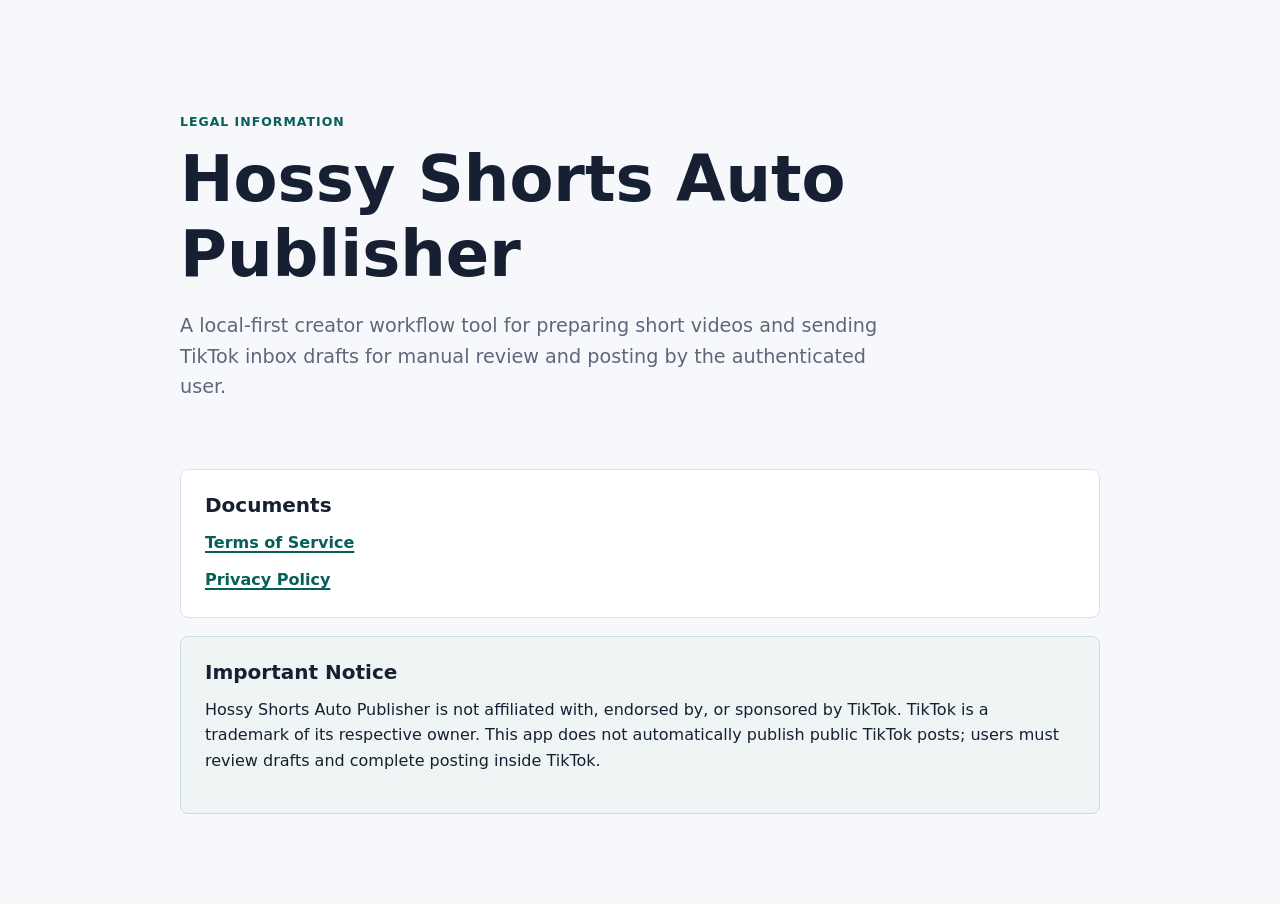
<file: index.html>
<!doctype html>
<html lang="en">
  <head>
    <meta charset="utf-8" />
    <meta name="viewport" content="width=device-width, initial-scale=1" />
    <title>Hossy Shorts Auto Publisher</title>
    <meta
      name="description"
      content="Legal information for Hossy Shorts Auto Publisher, a local-first creator tool for preparing short videos and sending TikTok inbox drafts."
    />
    <link rel="stylesheet" href="assets/styles.css" />
  </head>
  <body>
    <main class="page">
      <section class="hero">
        <p class="eyebrow">Legal information</p>
        <h1>Hossy Shorts Auto Publisher</h1>
        <p class="lede">
          A local-first creator workflow tool for preparing short videos and sending
          TikTok inbox drafts for manual review and posting by the authenticated user.
        </p>
      </section>

      <section class="panel">
        <h2>Documents</h2>
        <ul class="link-list">
          <li><a href="terms.html">Terms of Service</a></li>
          <li><a href="privacy.html">Privacy Policy</a></li>
        </ul>
      </section>

      <section class="panel muted">
        <h2>Important Notice</h2>
        <p>
          Hossy Shorts Auto Publisher is not affiliated with, endorsed by, or sponsored by TikTok.
          TikTok is a trademark of its respective owner. This app does not automatically publish
          public TikTok posts; users must review drafts and complete posting inside TikTok.
        </p>
      </section>
    </main>
  </body>
</html>
</file>
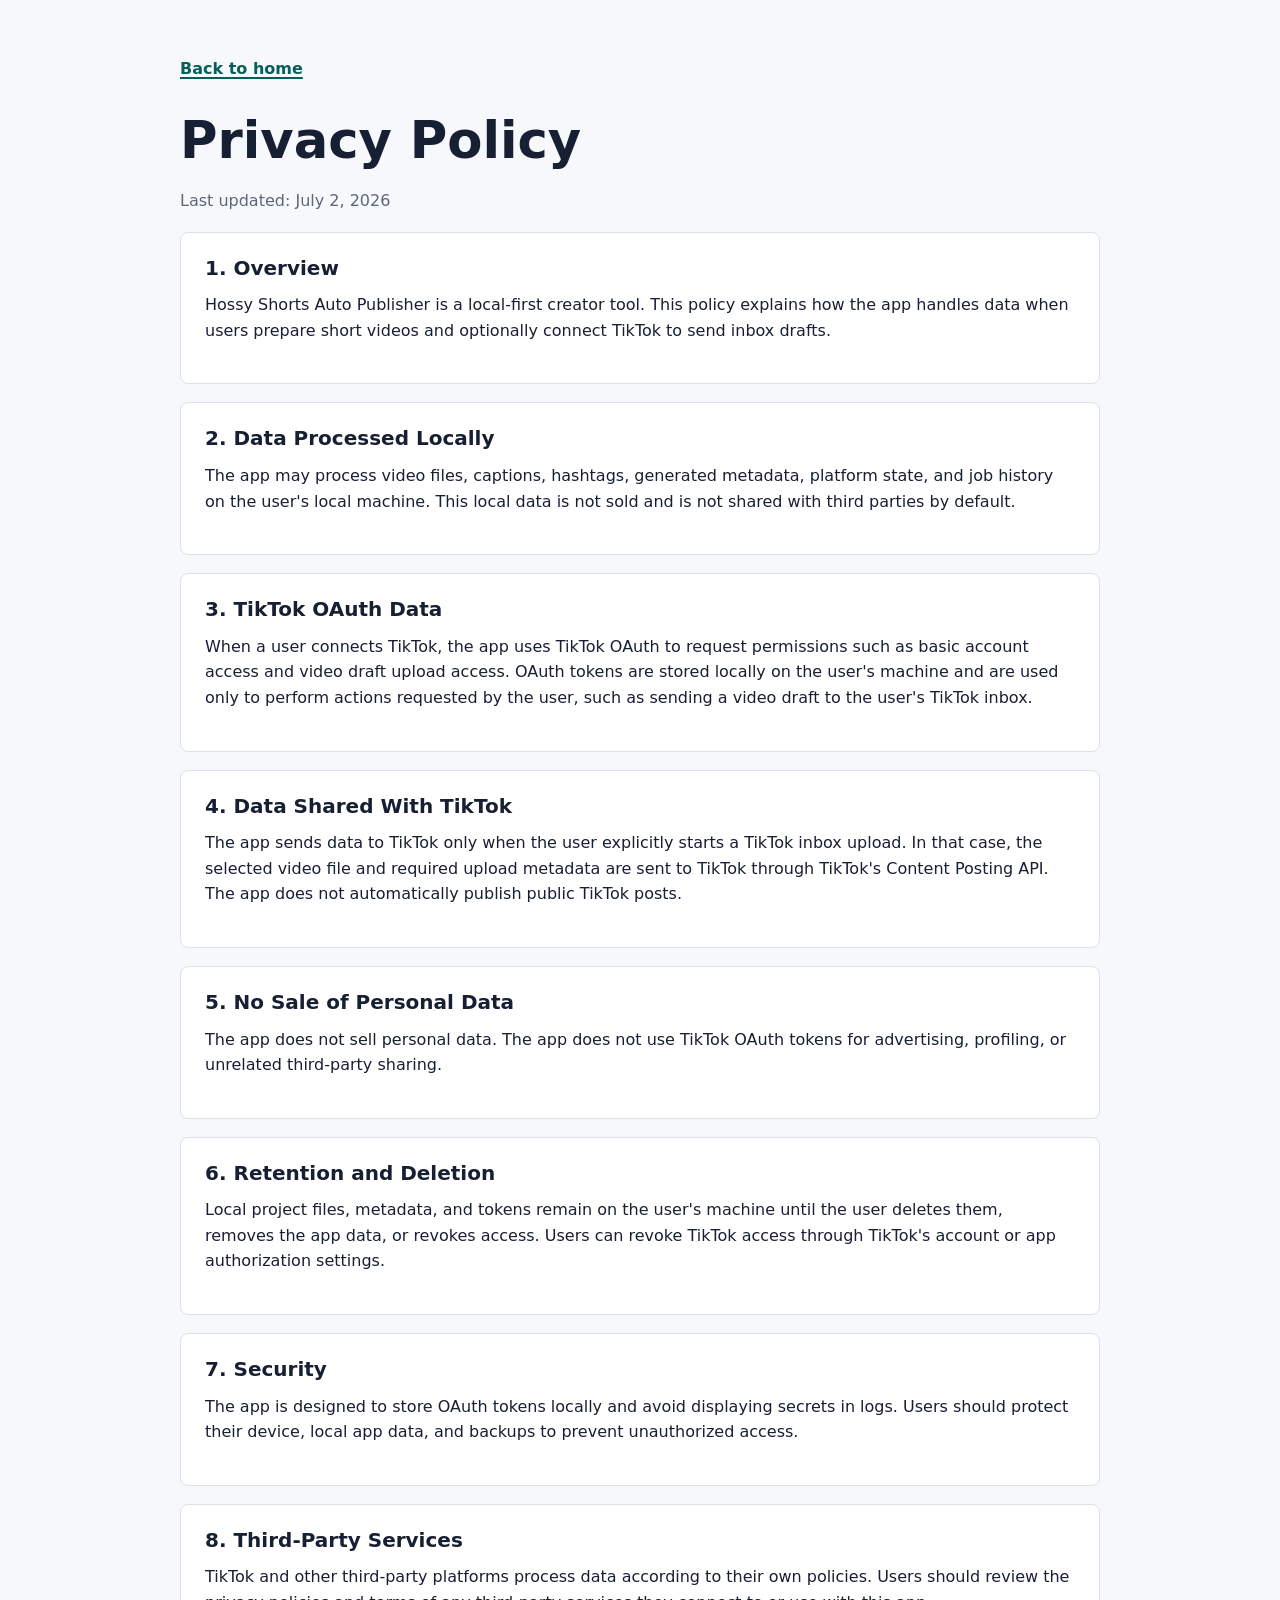
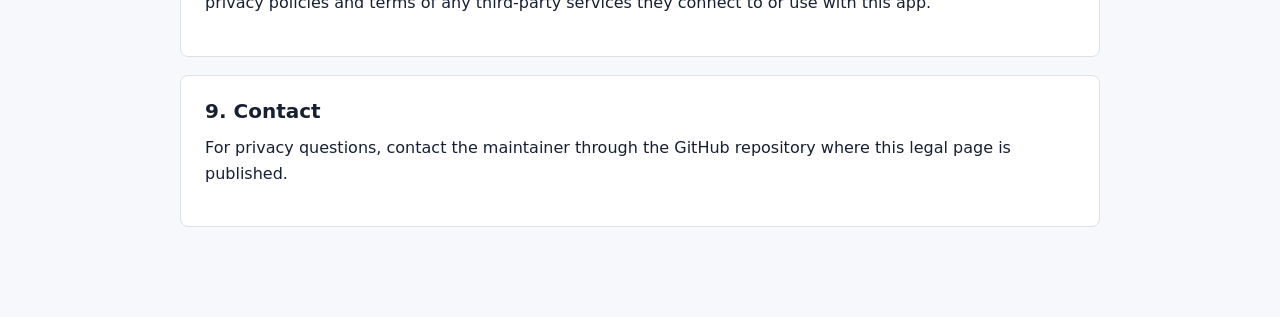
<file: privacy.html>
<!doctype html>
<html lang="en">
  <head>
    <meta charset="utf-8" />
    <meta name="viewport" content="width=device-width, initial-scale=1" />
    <title>Privacy Policy | Hossy Shorts Auto Publisher</title>
    <meta
      name="description"
      content="Privacy Policy for Hossy Shorts Auto Publisher."
    />
    <link rel="stylesheet" href="assets/styles.css" />
  </head>
  <body>
    <main class="page document">
      <nav class="top-link"><a href="index.html">Back to home</a></nav>
      <h1>Privacy Policy</h1>
      <p class="updated">Last updated: July 2, 2026</p>

      <section>
        <h2>1. Overview</h2>
        <p>
          Hossy Shorts Auto Publisher is a local-first creator tool. This policy explains how the app handles
          data when users prepare short videos and optionally connect TikTok to send inbox drafts.
        </p>
      </section>

      <section>
        <h2>2. Data Processed Locally</h2>
        <p>
          The app may process video files, captions, hashtags, generated metadata, platform state, and job history
          on the user's local machine. This local data is not sold and is not shared with third parties by default.
        </p>
      </section>

      <section>
        <h2>3. TikTok OAuth Data</h2>
        <p>
          When a user connects TikTok, the app uses TikTok OAuth to request permissions such as basic account access
          and video draft upload access. OAuth tokens are stored locally on the user's machine and are used only to
          perform actions requested by the user, such as sending a video draft to the user's TikTok inbox.
        </p>
      </section>

      <section>
        <h2>4. Data Shared With TikTok</h2>
        <p>
          The app sends data to TikTok only when the user explicitly starts a TikTok inbox upload. In that case, the
          selected video file and required upload metadata are sent to TikTok through TikTok's Content Posting API.
          The app does not automatically publish public TikTok posts.
        </p>
      </section>

      <section>
        <h2>5. No Sale of Personal Data</h2>
        <p>
          The app does not sell personal data. The app does not use TikTok OAuth tokens for advertising, profiling,
          or unrelated third-party sharing.
        </p>
      </section>

      <section>
        <h2>6. Retention and Deletion</h2>
        <p>
          Local project files, metadata, and tokens remain on the user's machine until the user deletes them, removes
          the app data, or revokes access. Users can revoke TikTok access through TikTok's account or app authorization
          settings.
        </p>
      </section>

      <section>
        <h2>7. Security</h2>
        <p>
          The app is designed to store OAuth tokens locally and avoid displaying secrets in logs. Users should protect
          their device, local app data, and backups to prevent unauthorized access.
        </p>
      </section>

      <section>
        <h2>8. Third-Party Services</h2>
        <p>
          TikTok and other third-party platforms process data according to their own policies. Users should review the
          privacy policies and terms of any third-party services they connect to or use with this app.
        </p>
      </section>

      <section>
        <h2>9. Contact</h2>
        <p>
          For privacy questions, contact the maintainer through the GitHub repository where this legal page is published.
        </p>
      </section>
    </main>
  </body>
</html>
</file>
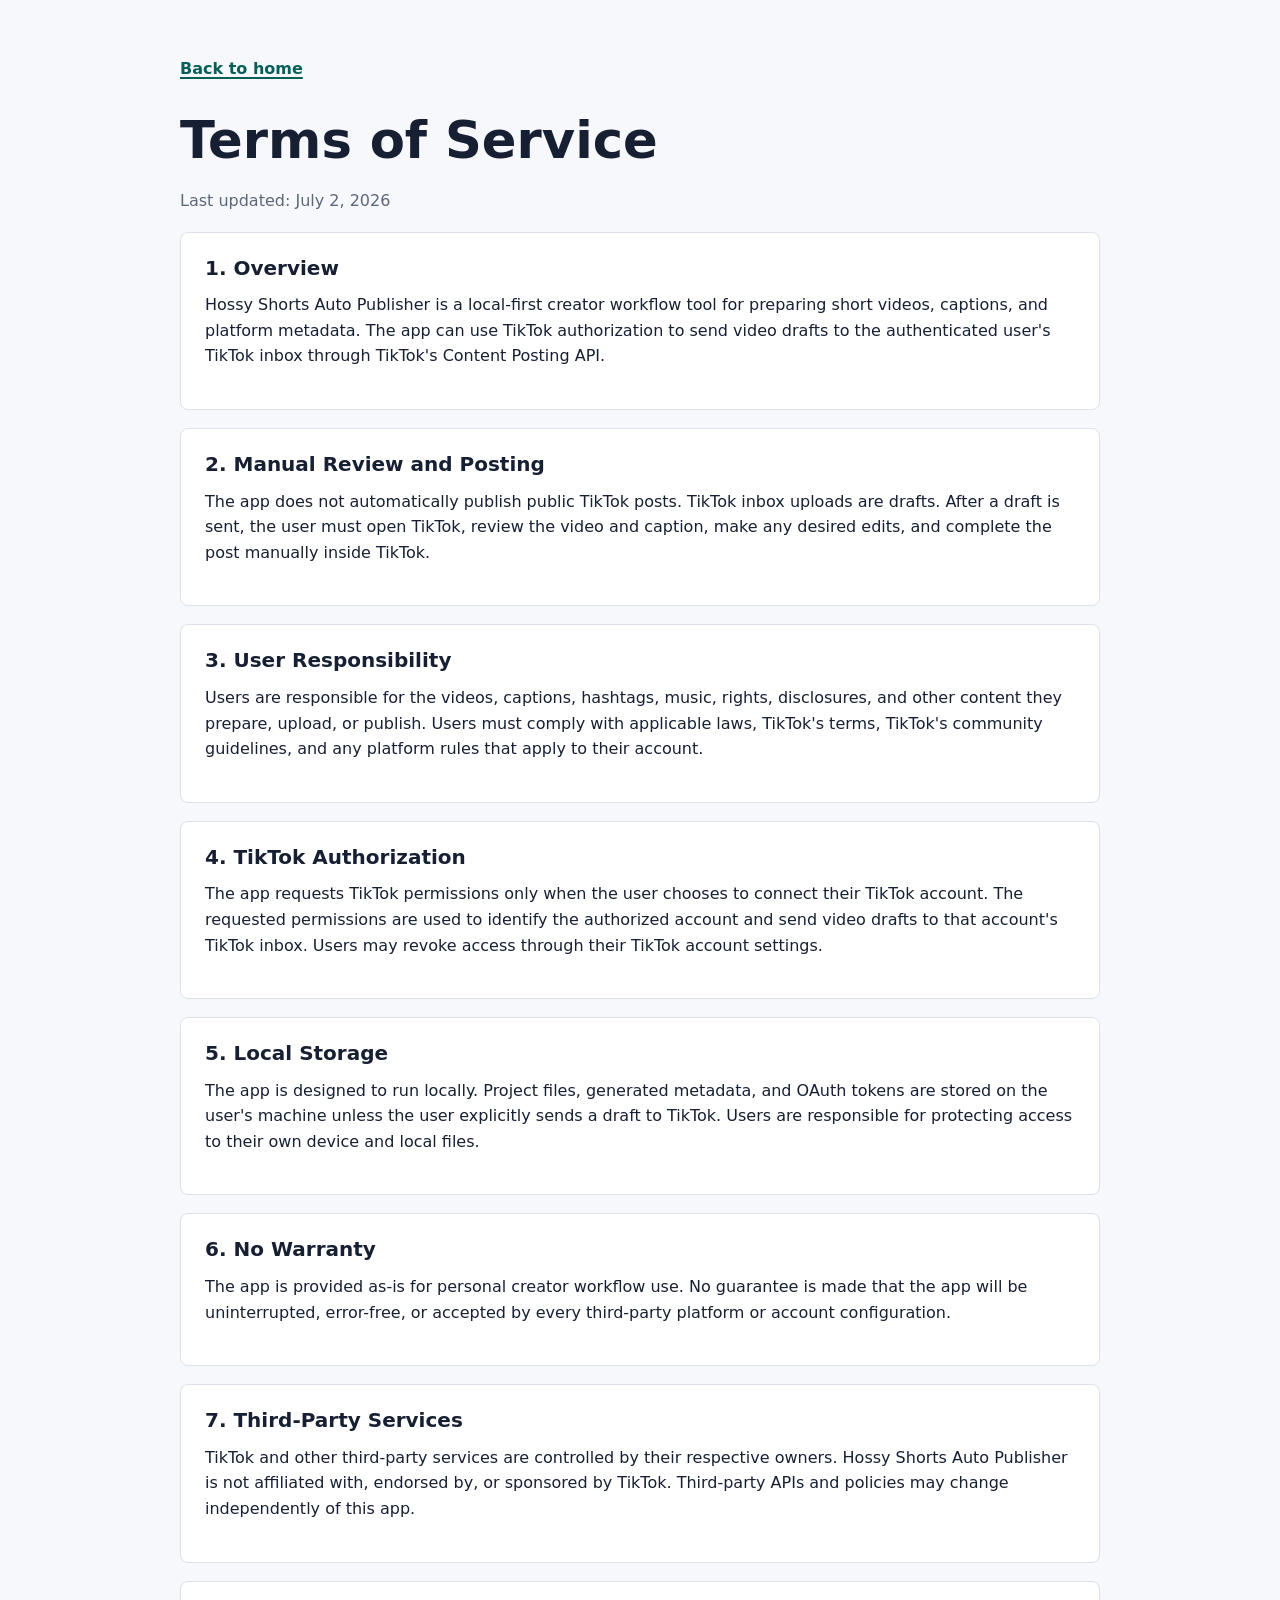
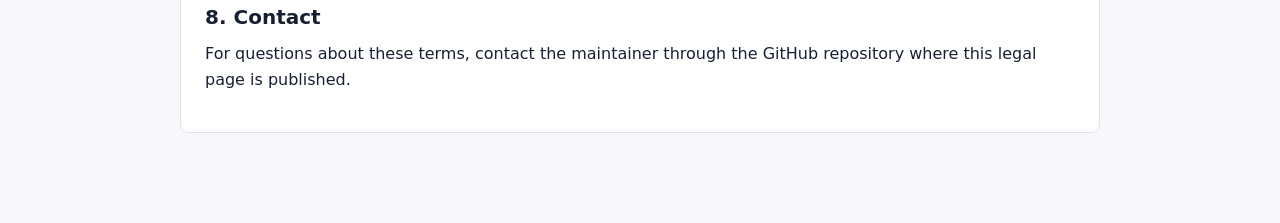
<file: terms.html>
<!doctype html>
<html lang="en">
  <head>
    <meta charset="utf-8" />
    <meta name="viewport" content="width=device-width, initial-scale=1" />
    <title>Terms of Service | Hossy Shorts Auto Publisher</title>
    <meta
      name="description"
      content="Terms of Service for Hossy Shorts Auto Publisher."
    />
    <link rel="stylesheet" href="assets/styles.css" />
  </head>
  <body>
    <main class="page document">
      <nav class="top-link"><a href="index.html">Back to home</a></nav>
      <h1>Terms of Service</h1>
      <p class="updated">Last updated: July 2, 2026</p>

      <section>
        <h2>1. Overview</h2>
        <p>
          Hossy Shorts Auto Publisher is a local-first creator workflow tool for preparing short
          videos, captions, and platform metadata. The app can use TikTok authorization to send
          video drafts to the authenticated user's TikTok inbox through TikTok's Content Posting API.
        </p>
      </section>

      <section>
        <h2>2. Manual Review and Posting</h2>
        <p>
          The app does not automatically publish public TikTok posts. TikTok inbox uploads are drafts.
          After a draft is sent, the user must open TikTok, review the video and caption, make any
          desired edits, and complete the post manually inside TikTok.
        </p>
      </section>

      <section>
        <h2>3. User Responsibility</h2>
        <p>
          Users are responsible for the videos, captions, hashtags, music, rights, disclosures,
          and other content they prepare, upload, or publish. Users must comply with applicable laws,
          TikTok's terms, TikTok's community guidelines, and any platform rules that apply to their account.
        </p>
      </section>

      <section>
        <h2>4. TikTok Authorization</h2>
        <p>
          The app requests TikTok permissions only when the user chooses to connect their TikTok account.
          The requested permissions are used to identify the authorized account and send video drafts to
          that account's TikTok inbox. Users may revoke access through their TikTok account settings.
        </p>
      </section>

      <section>
        <h2>5. Local Storage</h2>
        <p>
          The app is designed to run locally. Project files, generated metadata, and OAuth tokens are stored
          on the user's machine unless the user explicitly sends a draft to TikTok. Users are responsible for
          protecting access to their own device and local files.
        </p>
      </section>

      <section>
        <h2>6. No Warranty</h2>
        <p>
          The app is provided as-is for personal creator workflow use. No guarantee is made that the app will
          be uninterrupted, error-free, or accepted by every third-party platform or account configuration.
        </p>
      </section>

      <section>
        <h2>7. Third-Party Services</h2>
        <p>
          TikTok and other third-party services are controlled by their respective owners. Hossy Shorts Auto
          Publisher is not affiliated with, endorsed by, or sponsored by TikTok. Third-party APIs and policies
          may change independently of this app.
        </p>
      </section>

      <section>
        <h2>8. Contact</h2>
        <p>
          For questions about these terms, contact the maintainer through the GitHub repository where this
          legal page is published.
        </p>
      </section>
    </main>
  </body>
</html>
</file>
<file: assets/styles.css>
:root {
  color-scheme: light;
  --bg: #f7f8fb;
  --panel: #ffffff;
  --text: #172033;
  --muted: #5d677a;
  --line: #dce1ea;
  --accent: #0a7c73;
  --accent-dark: #065f59;
}

* {
  box-sizing: border-box;
}

body {
  margin: 0;
  background: var(--bg);
  color: var(--text);
  font-family: Inter, ui-sans-serif, system-ui, -apple-system, BlinkMacSystemFont, "Segoe UI", sans-serif;
  line-height: 1.6;
}

.page {
  width: min(920px, calc(100% - 32px));
  margin: 0 auto;
  padding: 56px 0 72px;
}

.hero {
  padding: 56px 0 32px;
}

.eyebrow {
  margin: 0 0 10px;
  color: var(--accent-dark);
  font-size: 0.78rem;
  font-weight: 700;
  letter-spacing: 0.08em;
  text-transform: uppercase;
}

h1,
h2 {
  line-height: 1.18;
}

h1 {
  margin: 0 0 18px;
  font-size: clamp(2.1rem, 5vw, 4rem);
}

.document h1 {
  font-size: clamp(2rem, 4vw, 3.25rem);
}

h2 {
  margin: 0 0 12px;
  font-size: 1.25rem;
}

p {
  margin: 0 0 16px;
}

.lede {
  max-width: 720px;
  color: var(--muted);
  font-size: 1.2rem;
}

.updated,
.top-link {
  color: var(--muted);
}

.top-link {
  margin-bottom: 28px;
}

.panel,
.document section {
  background: var(--panel);
  border: 1px solid var(--line);
  border-radius: 8px;
  padding: 24px;
  margin: 18px 0;
}

.panel.muted {
  background: #eef5f4;
  border-color: #c8dddd;
}

.link-list {
  display: grid;
  gap: 12px;
  margin: 0;
  padding: 0;
  list-style: none;
}

a {
  color: var(--accent-dark);
  font-weight: 700;
  text-decoration-thickness: 2px;
  text-underline-offset: 3px;
}

@media (max-width: 640px) {
  .page {
    width: min(100% - 24px, 920px);
    padding-top: 28px;
  }

  .hero {
    padding-top: 36px;
  }

  .panel,
  .document section {
    padding: 18px;
  }
}
</file>
